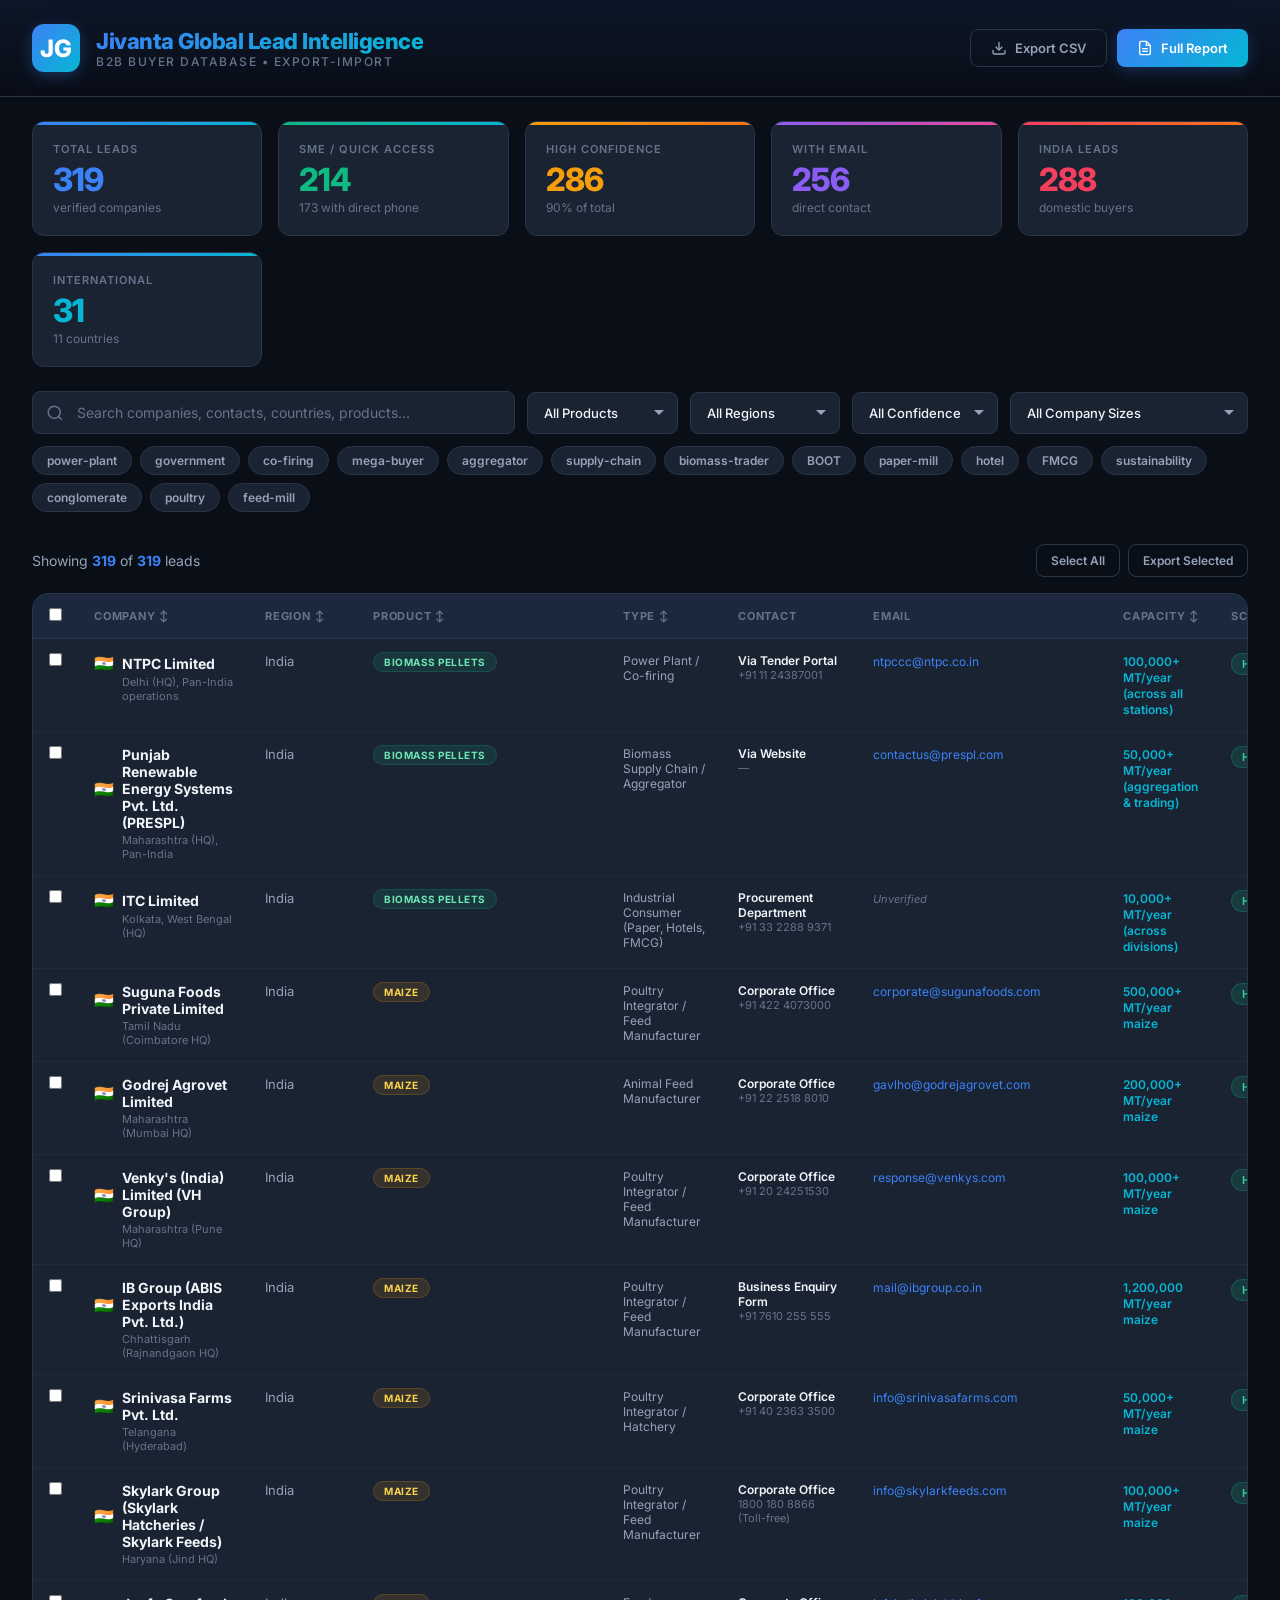
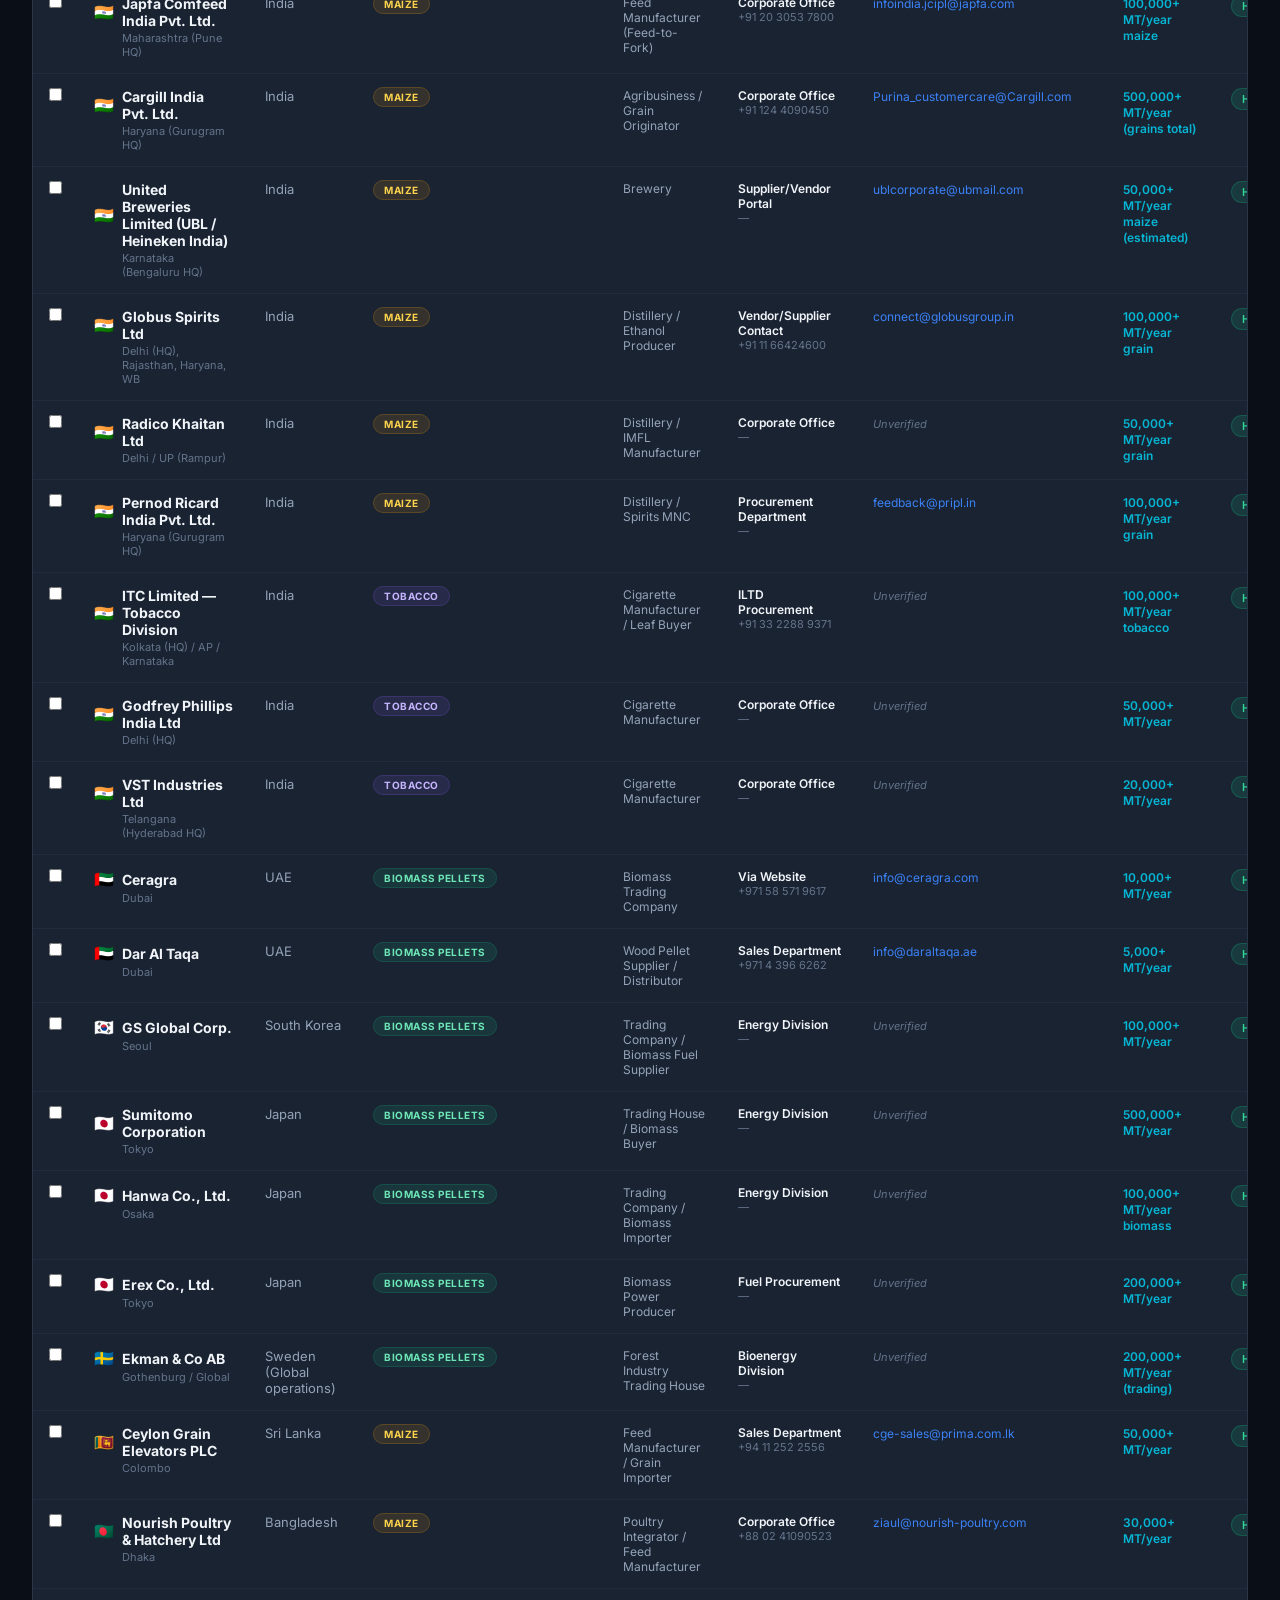
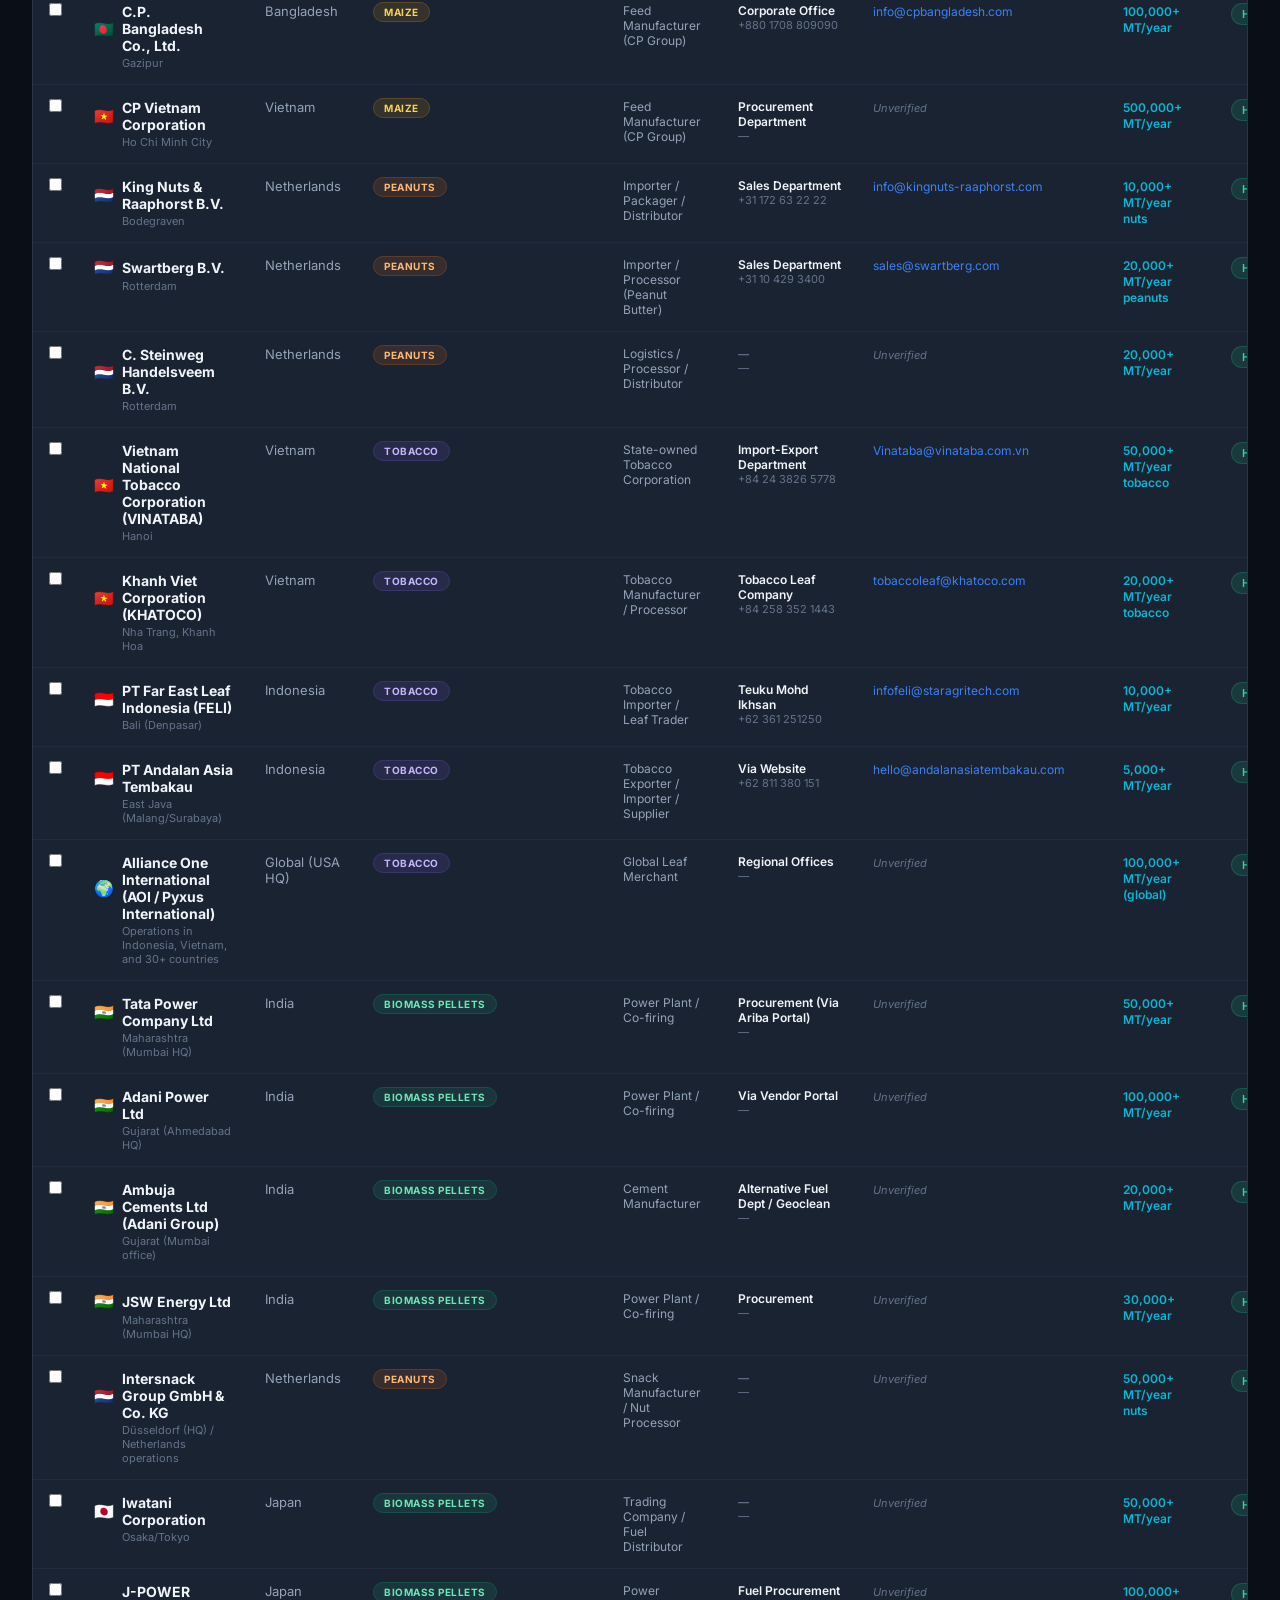
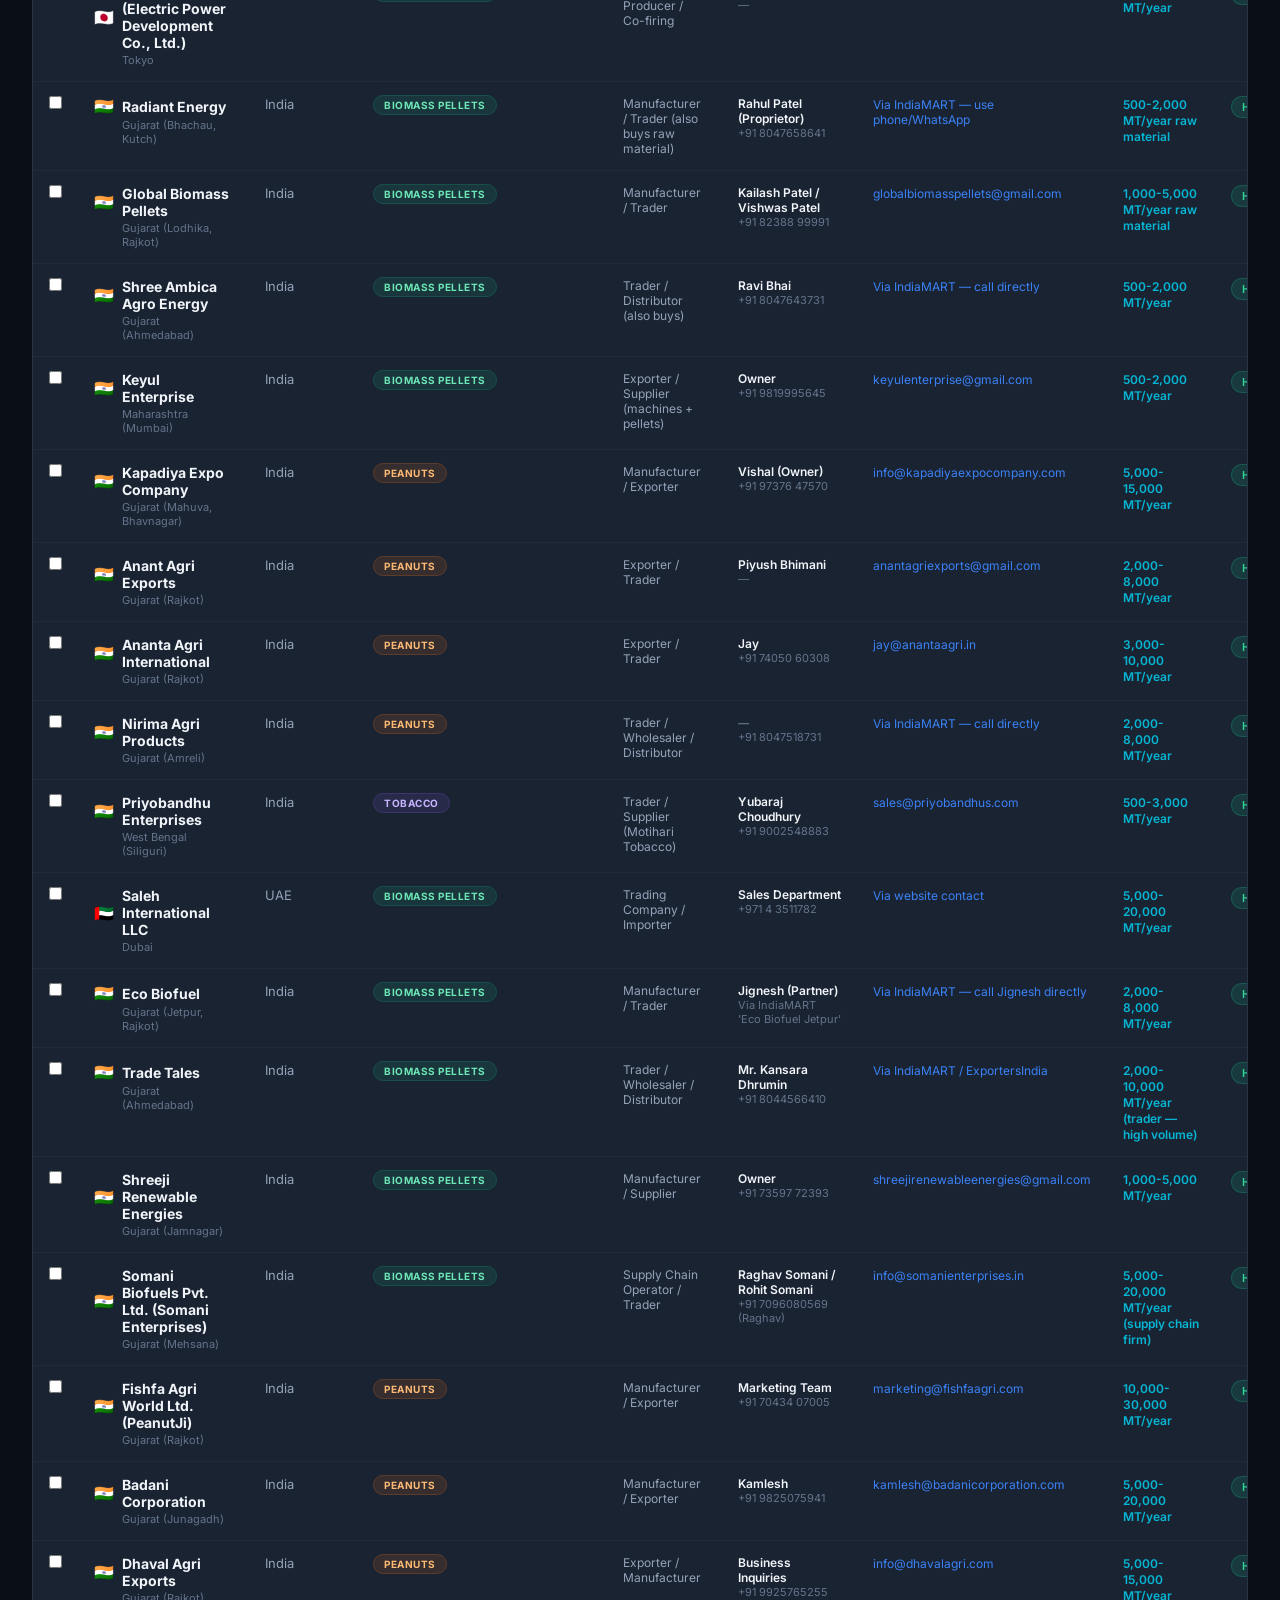
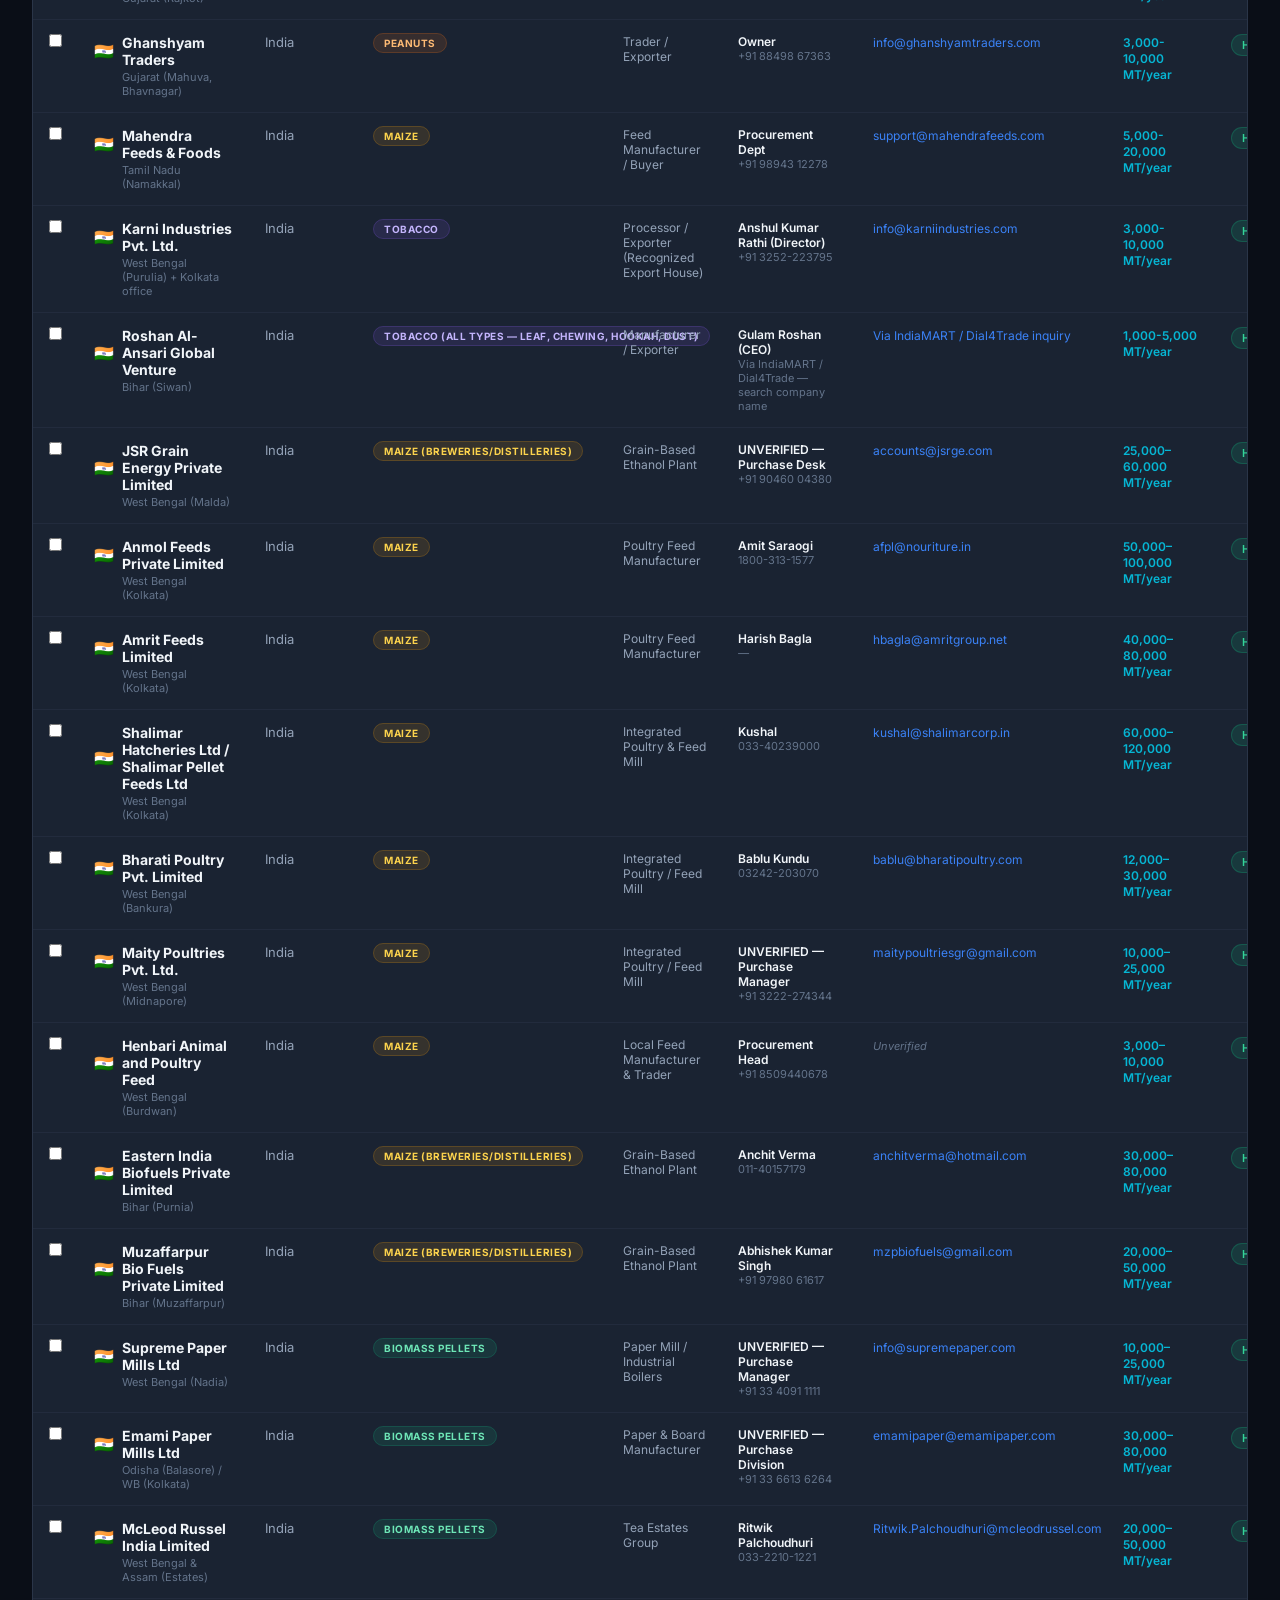
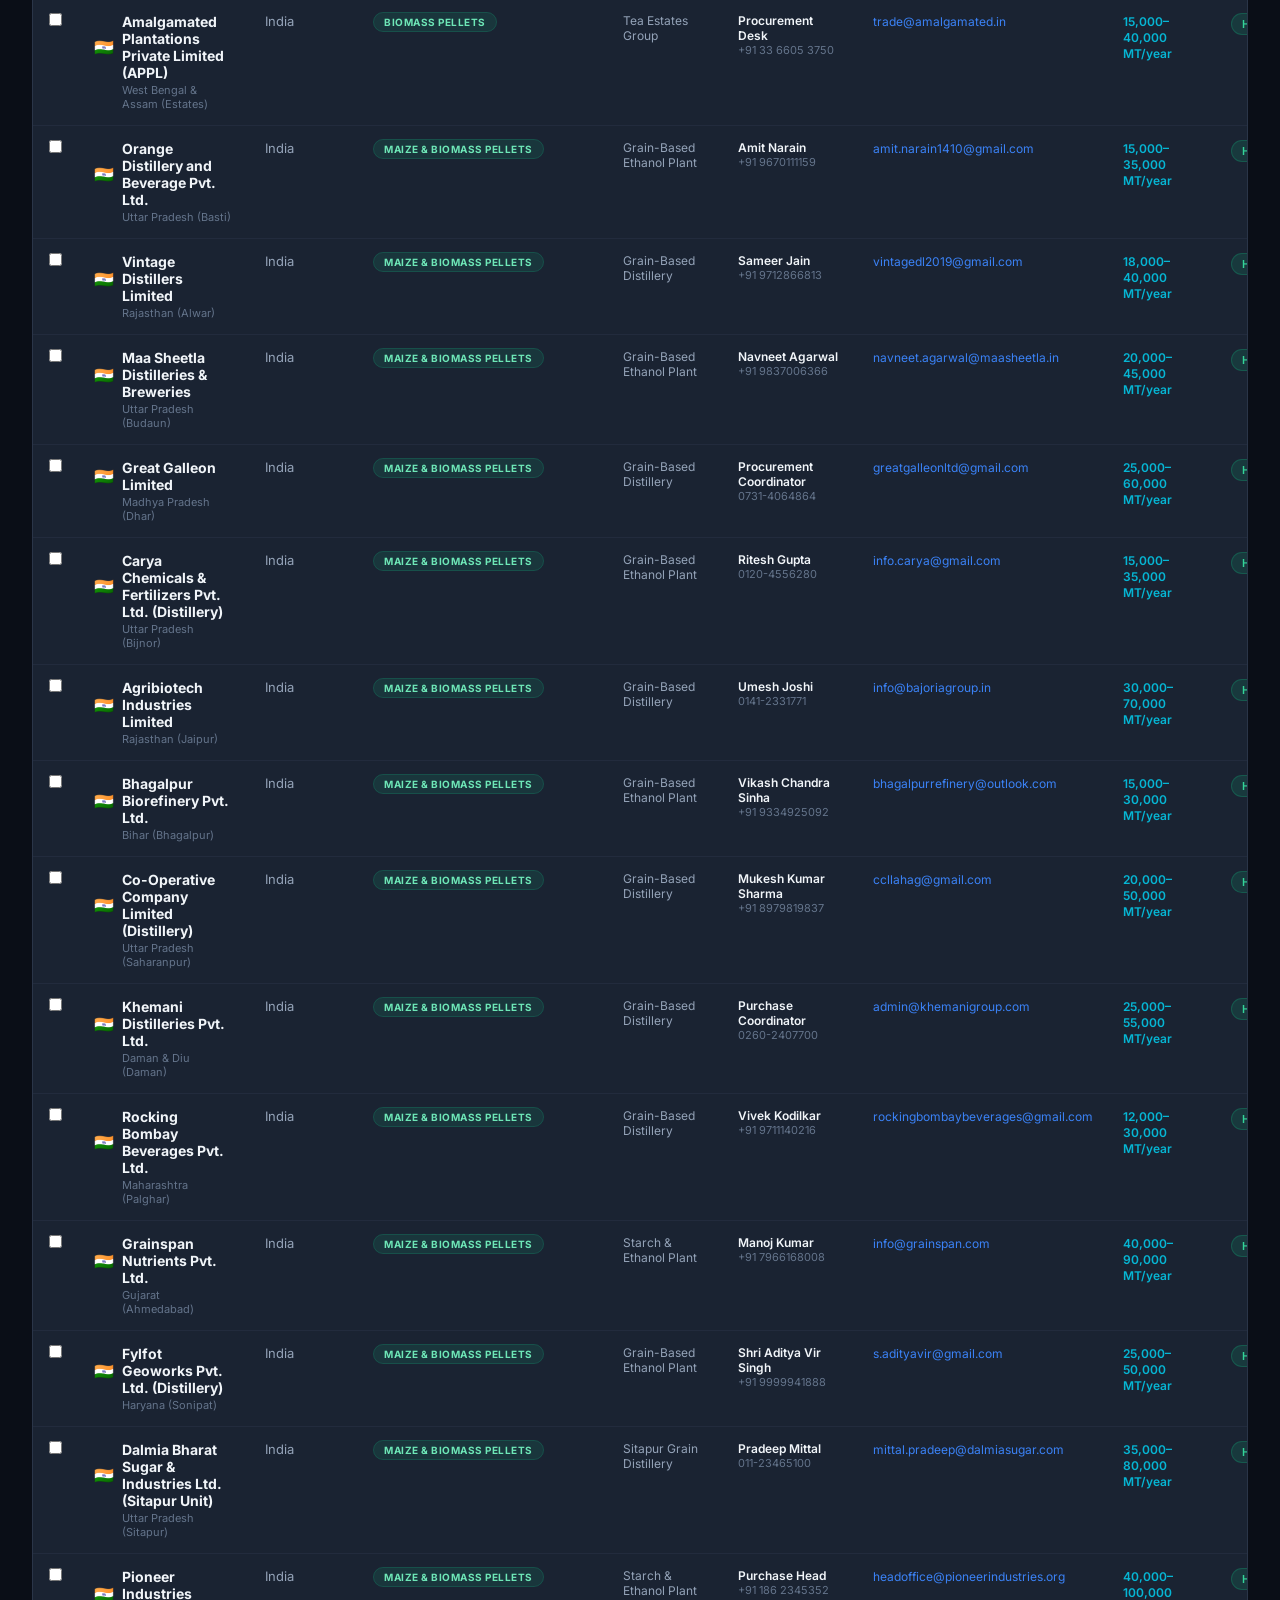
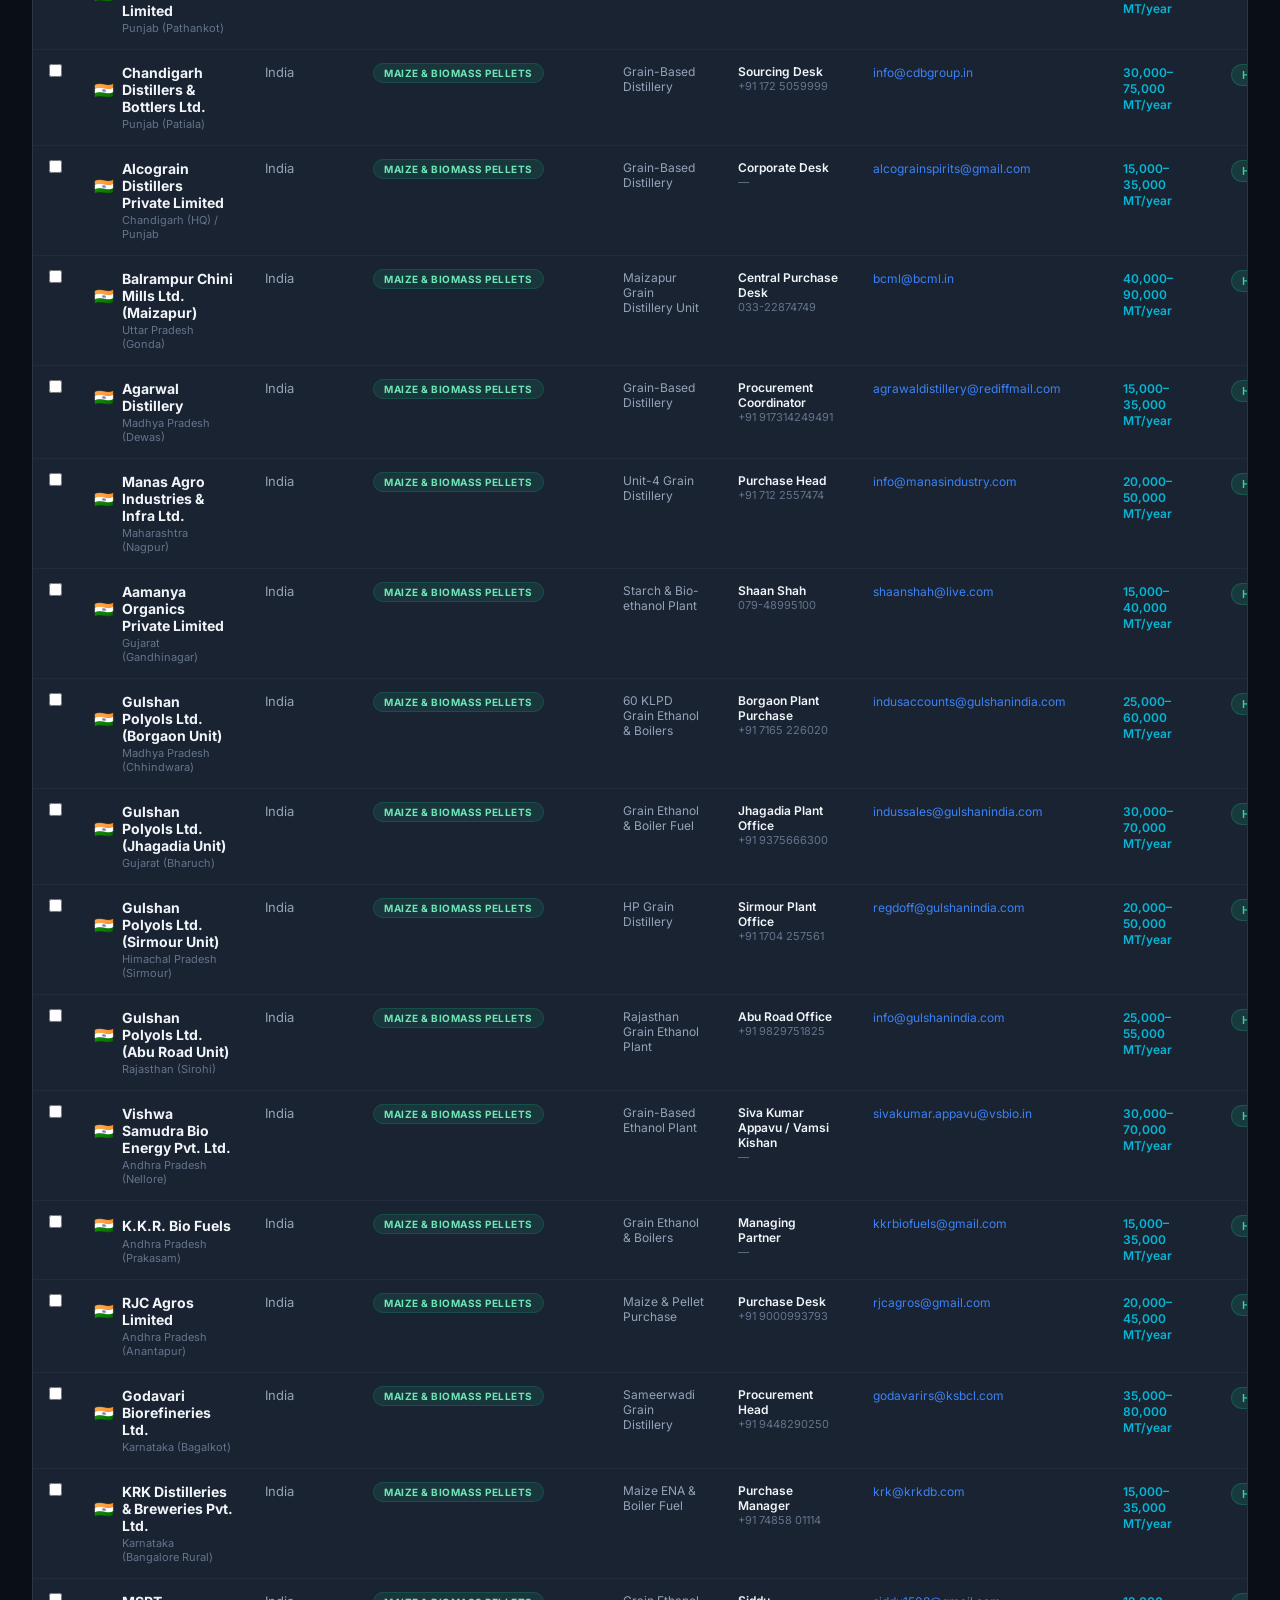
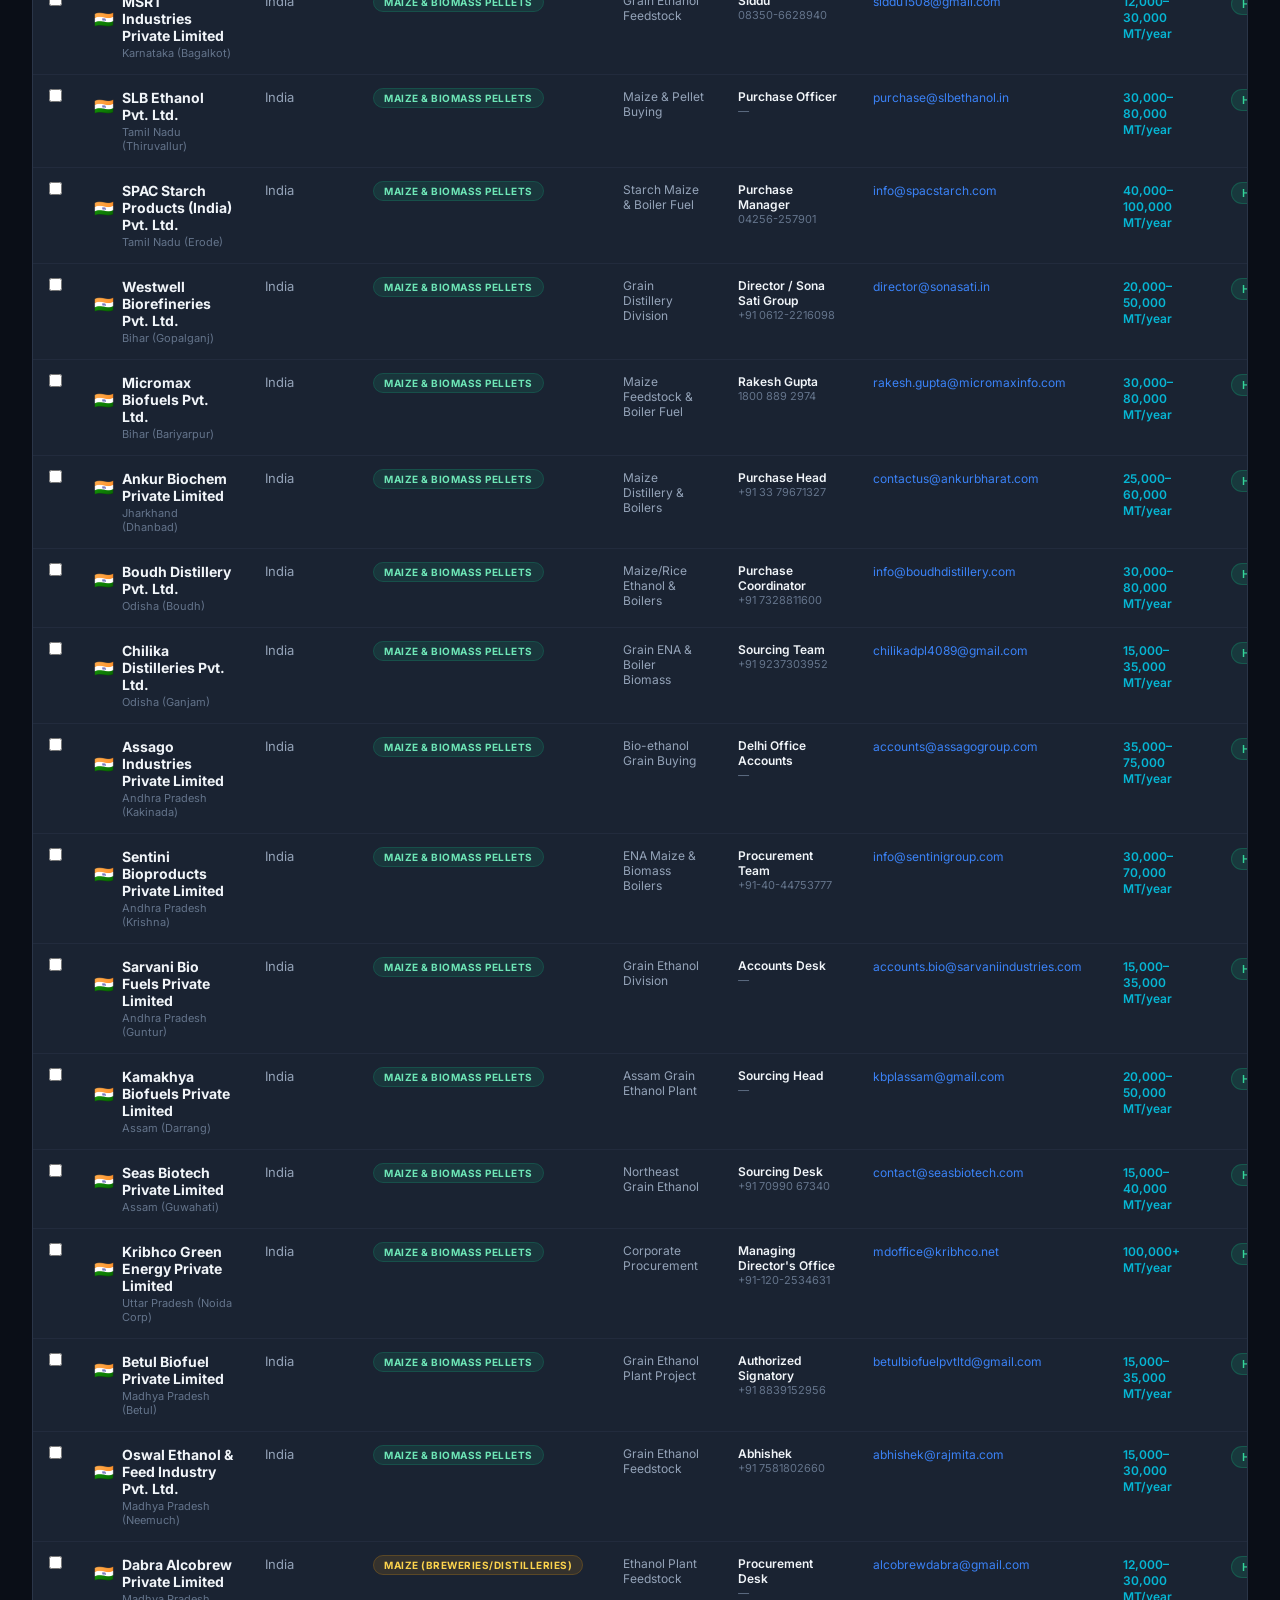
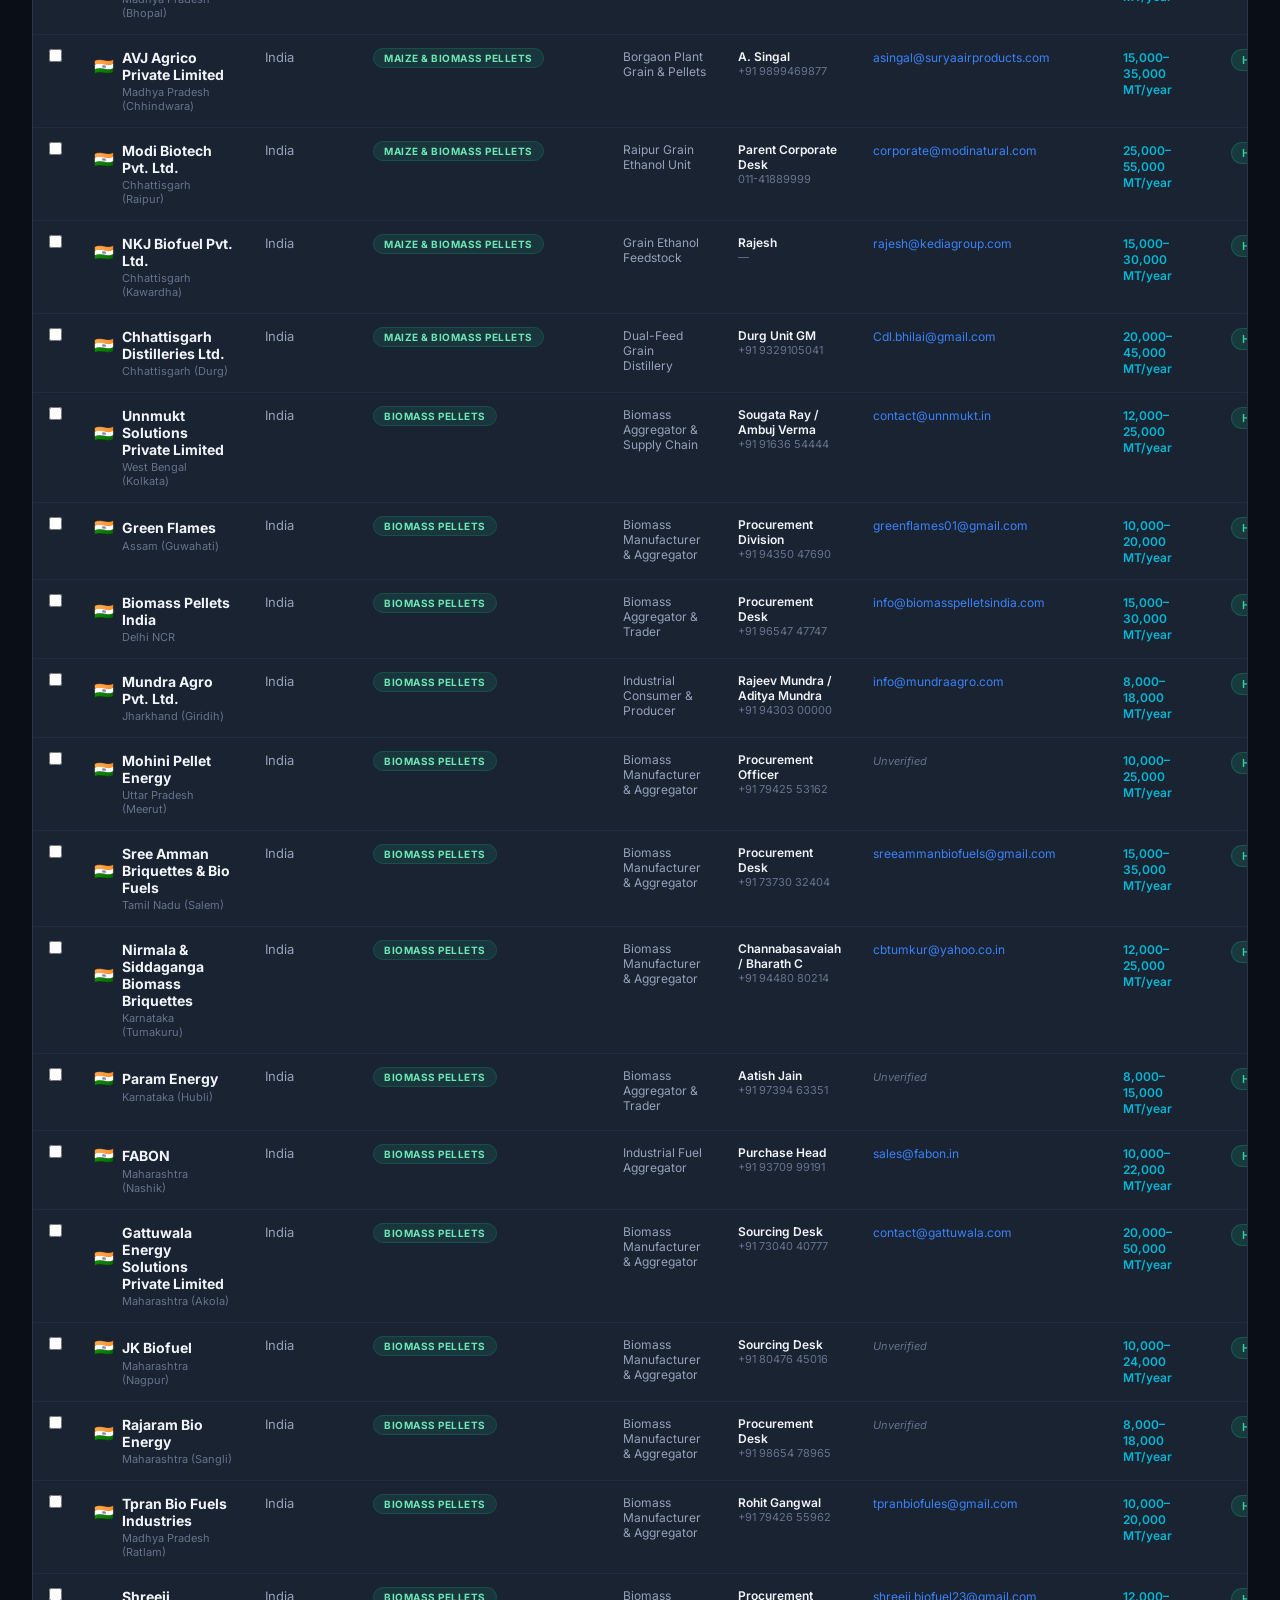
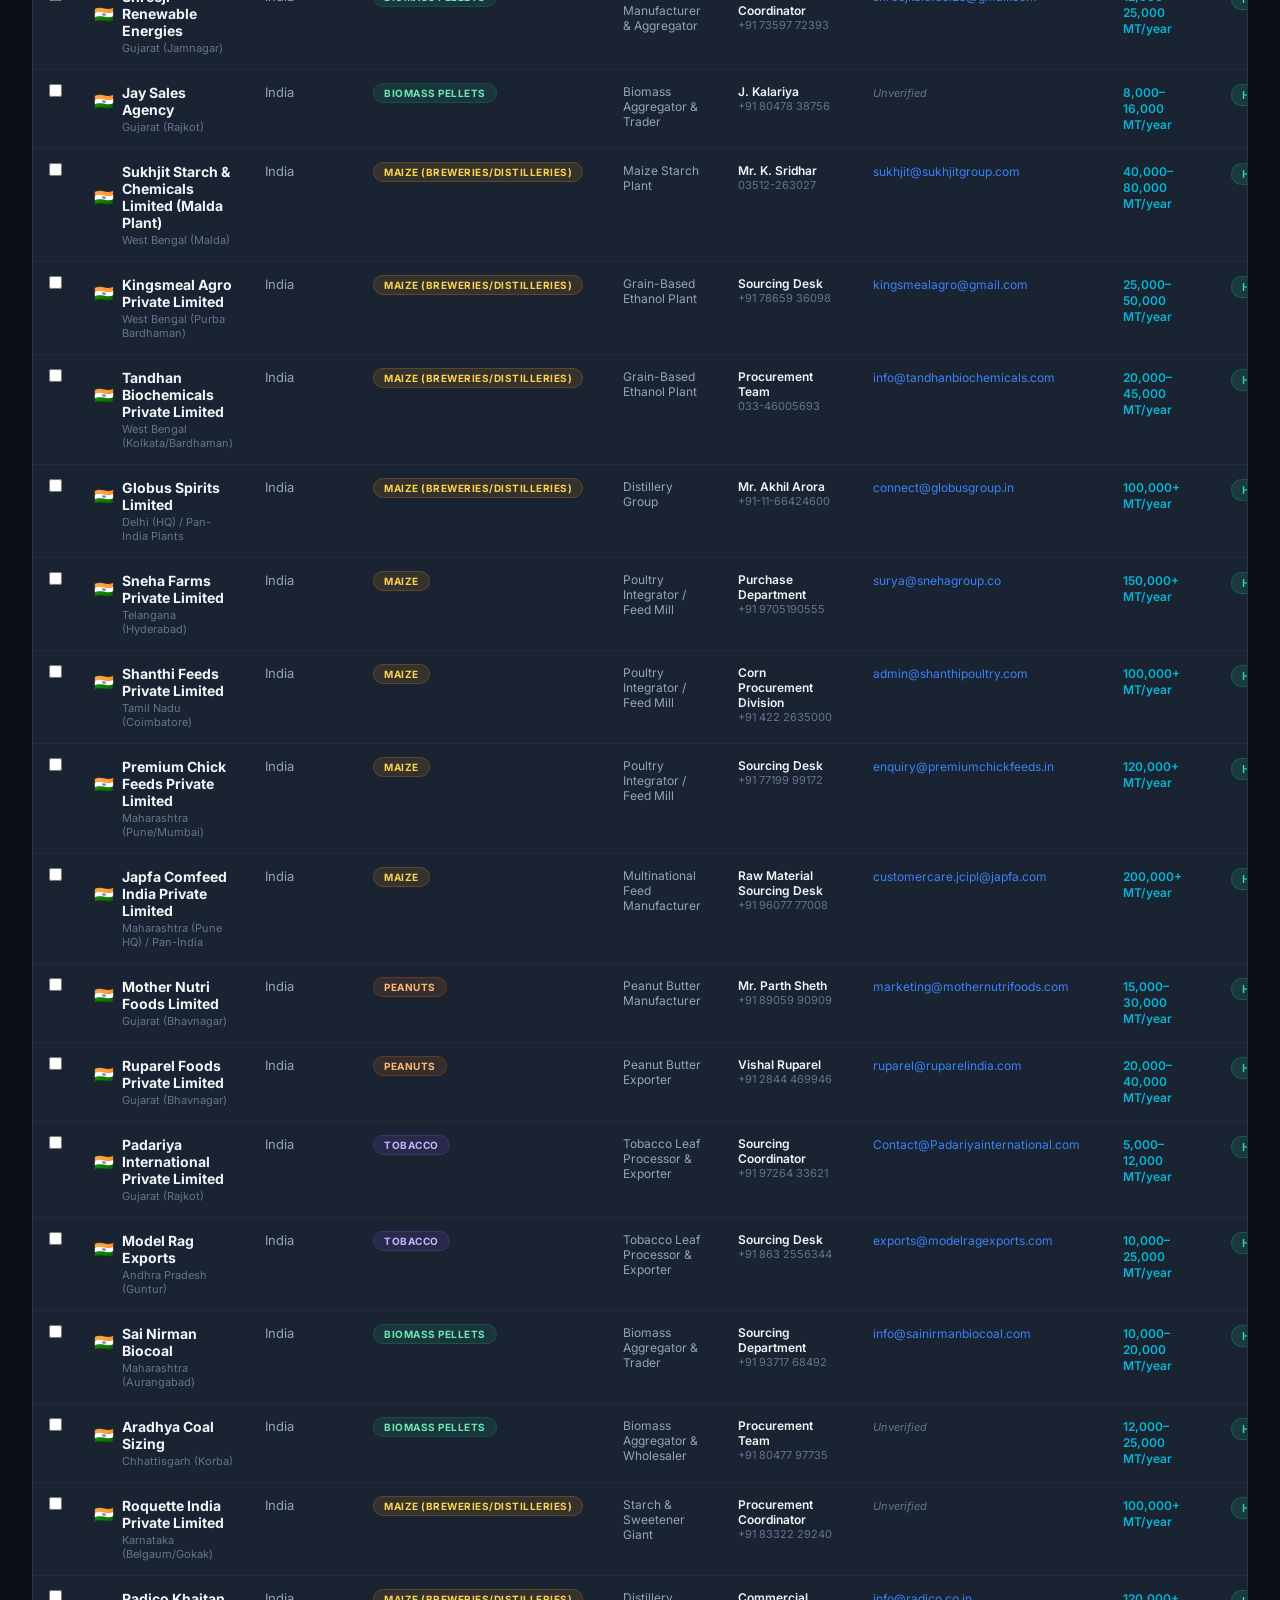
<file: legacy/index.html>
<!DOCTYPE html>
<html lang="en">
<head>
  <meta charset="UTF-8">
  <meta name="viewport" content="width=device-width, initial-scale=1.0">
  <title>Jivanta Global — B2B Lead Intelligence Dashboard</title>
  <meta name="description" content="B2B Lead Generation Database for Jivanta Global Pvt Ltd — Biomass Pellets, Peanuts, Maize, Tobacco">
  <link href="https://fonts.googleapis.com/css2?family=Inter:wght@300;400;500;600;700;800;900&display=swap" rel="stylesheet">
  <style>
    *, *::before, *::after { box-sizing: border-box; margin: 0; padding: 0; }

    :root {
      --bg-primary: #0a0e17;
      --bg-secondary: #111827;
      --bg-card: #1a2332;
      --bg-card-hover: #1f2b3d;
      --border: #2a3548;
      --border-glow: #3b82f6;
      --text-primary: #f1f5f9;
      --text-secondary: #94a3b8;
      --text-muted: #64748b;
      --accent-blue: #3b82f6;
      --accent-cyan: #06b6d4;
      --accent-emerald: #10b981;
      --accent-amber: #f59e0b;
      --accent-rose: #f43f5e;
      --accent-violet: #8b5cf6;
      --accent-orange: #f97316;
      --gradient-1: linear-gradient(135deg, #3b82f6, #06b6d4);
      --gradient-2: linear-gradient(135deg, #10b981, #06b6d4);
      --gradient-3: linear-gradient(135deg, #f59e0b, #f97316);
      --gradient-4: linear-gradient(135deg, #8b5cf6, #ec4899);
      --gradient-5: linear-gradient(135deg, #f43f5e, #f97316);
      --shadow-glow: 0 0 30px rgba(59, 130, 246, 0.1);
      --radius: 12px;
      --radius-sm: 8px;
      --radius-lg: 16px;
    }

    body {
      font-family: 'Inter', -apple-system, BlinkMacSystemFont, sans-serif;
      background: var(--bg-primary);
      color: var(--text-primary);
      min-height: 100vh;
      overflow-x: hidden;
    }

    /* === HEADER === */
    .header {
      background: linear-gradient(180deg, rgba(59,130,246,0.08) 0%, transparent 100%);
      border-bottom: 1px solid var(--border);
      padding: 24px 32px;
      position: sticky;
      top: 0;
      z-index: 100;
      backdrop-filter: blur(20px);
      -webkit-backdrop-filter: blur(20px);
    }
    .header-inner {
      max-width: 1600px;
      margin: 0 auto;
      display: flex;
      align-items: center;
      justify-content: space-between;
      gap: 24px;
      flex-wrap: wrap;
    }
    .brand {
      display: flex;
      align-items: center;
      gap: 16px;
    }
    .brand-icon {
      width: 48px;
      height: 48px;
      background: var(--gradient-1);
      border-radius: var(--radius);
      display: flex;
      align-items: center;
      justify-content: center;
      font-size: 24px;
      font-weight: 800;
      color: white;
      box-shadow: 0 4px 15px rgba(59,130,246,0.3);
    }
    .brand h1 {
      font-size: 22px;
      font-weight: 800;
      letter-spacing: -0.5px;
      background: var(--gradient-1);
      -webkit-background-clip: text;
      -webkit-text-fill-color: transparent;
      background-clip: text;
    }
    .brand p {
      font-size: 12px;
      color: var(--text-muted);
      font-weight: 500;
      letter-spacing: 1.5px;
      text-transform: uppercase;
    }
    .header-actions {
      display: flex;
      gap: 10px;
      flex-wrap: wrap;
    }
    .btn {
      padding: 10px 20px;
      border-radius: var(--radius-sm);
      border: none;
      font-family: inherit;
      font-weight: 600;
      font-size: 13px;
      cursor: pointer;
      transition: all 0.2s ease;
      display: flex;
      align-items: center;
      gap: 8px;
    }
    .btn-primary {
      background: var(--gradient-1);
      color: white;
      box-shadow: 0 4px 15px rgba(59,130,246,0.25);
    }
    .btn-primary:hover {
      transform: translateY(-1px);
      box-shadow: 0 6px 20px rgba(59,130,246,0.35);
    }
    .btn-outline {
      background: transparent;
      color: var(--text-secondary);
      border: 1px solid var(--border);
    }
    .btn-outline:hover {
      border-color: var(--accent-blue);
      color: var(--accent-blue);
      background: rgba(59,130,246,0.05);
    }

    /* === STATS BAR === */
    .stats-bar {
      max-width: 1600px;
      margin: 24px auto;
      padding: 0 32px;
      display: grid;
      grid-template-columns: repeat(auto-fit, minmax(200px, 1fr));
      gap: 16px;
    }
    .stat-card {
      background: var(--bg-card);
      border: 1px solid var(--border);
      border-radius: var(--radius);
      padding: 20px;
      position: relative;
      overflow: hidden;
      transition: all 0.3s ease;
    }
    .stat-card:hover {
      border-color: var(--border-glow);
      transform: translateY(-2px);
      box-shadow: var(--shadow-glow);
    }
    .stat-card::before {
      content: '';
      position: absolute;
      top: 0;
      left: 0;
      right: 0;
      height: 3px;
    }
    .stat-card:nth-child(1)::before { background: var(--gradient-1); }
    .stat-card:nth-child(2)::before { background: var(--gradient-2); }
    .stat-card:nth-child(3)::before { background: var(--gradient-3); }
    .stat-card:nth-child(4)::before { background: var(--gradient-4); }
    .stat-card:nth-child(5)::before { background: var(--gradient-5); }
    .stat-card:nth-child(6)::before { background: var(--gradient-1); }
    .stat-label {
      font-size: 11px;
      font-weight: 600;
      color: var(--text-muted);
      text-transform: uppercase;
      letter-spacing: 1px;
      margin-bottom: 8px;
    }
    .stat-value {
      font-size: 32px;
      font-weight: 800;
      letter-spacing: -1px;
      line-height: 1;
    }
    .stat-card:nth-child(1) .stat-value { color: var(--accent-blue); }
    .stat-card:nth-child(2) .stat-value { color: var(--accent-emerald); }
    .stat-card:nth-child(3) .stat-value { color: var(--accent-amber); }
    .stat-card:nth-child(4) .stat-value { color: var(--accent-violet); }
    .stat-card:nth-child(5) .stat-value { color: var(--accent-rose); }
    .stat-card:nth-child(6) .stat-value { color: var(--accent-cyan); }
    .stat-sub {
      font-size: 12px;
      color: var(--text-muted);
      margin-top: 4px;
    }

    /* === FILTERS === */
    .filters-section {
      max-width: 1600px;
      margin: 0 auto;
      padding: 0 32px 16px;
    }
    .filters-row {
      display: flex;
      gap: 12px;
      flex-wrap: wrap;
      align-items: center;
    }
    .search-box {
      flex: 1;
      min-width: 280px;
      position: relative;
    }
    .search-box input {
      width: 100%;
      padding: 12px 16px 12px 44px;
      background: var(--bg-card);
      border: 1px solid var(--border);
      border-radius: var(--radius-sm);
      color: var(--text-primary);
      font-family: inherit;
      font-size: 14px;
      outline: none;
      transition: all 0.2s ease;
    }
    .search-box input:focus {
      border-color: var(--accent-blue);
      box-shadow: 0 0 0 3px rgba(59,130,246,0.15);
    }
    .search-box input::placeholder {
      color: var(--text-muted);
    }
    .search-box svg {
      position: absolute;
      left: 14px;
      top: 50%;
      transform: translateY(-50%);
      color: var(--text-muted);
    }
    .filter-select {
      padding: 12px 36px 12px 16px;
      background: var(--bg-card);
      border: 1px solid var(--border);
      border-radius: var(--radius-sm);
      color: var(--text-primary);
      font-family: inherit;
      font-size: 13px;
      font-weight: 500;
      outline: none;
      cursor: pointer;
      appearance: none;
      background-image: url("data:image/svg+xml,%3Csvg xmlns='http://www.w3.org/2000/svg' width='12' height='12' viewBox='0 0 12 12'%3E%3Cpath fill='%2394a3b8' d='M6 8L1 3h10z'/%3E%3C/svg%3E");
      background-repeat: no-repeat;
      background-position: right 12px center;
      transition: border-color 0.2s;
    }
    .filter-select:focus {
      border-color: var(--accent-blue);
    }
    .filter-pills {
      display: flex;
      gap: 8px;
      flex-wrap: wrap;
      margin-top: 12px;
    }
    .pill {
      padding: 6px 14px;
      border-radius: 20px;
      font-size: 12px;
      font-weight: 600;
      cursor: pointer;
      border: 1px solid var(--border);
      background: var(--bg-card);
      color: var(--text-secondary);
      transition: all 0.2s ease;
    }
    .pill:hover, .pill.active {
      border-color: var(--accent-blue);
      color: var(--accent-blue);
      background: rgba(59,130,246,0.1);
    }
    .pill.active {
      background: rgba(59,130,246,0.15);
    }

    /* === TABLE === */
    .table-section {
      max-width: 1600px;
      margin: 0 auto;
      padding: 16px 32px 48px;
    }
    .table-header {
      display: flex;
      justify-content: space-between;
      align-items: center;
      margin-bottom: 16px;
      flex-wrap: wrap;
      gap: 12px;
    }
    .results-count {
      font-size: 14px;
      color: var(--text-secondary);
    }
    .results-count strong {
      color: var(--accent-blue);
    }
    .table-wrapper {
      border: 1px solid var(--border);
      border-radius: var(--radius-lg);
      overflow: hidden;
      background: var(--bg-card);
    }
    .table-scroll {
      overflow-x: auto;
    }
    table {
      width: 100%;
      border-collapse: collapse;
      min-width: 1200px;
    }
    thead {
      background: rgba(59,130,246,0.06);
      position: sticky;
      top: 0;
      z-index: 10;
    }
    th {
      padding: 14px 16px;
      text-align: left;
      font-size: 11px;
      font-weight: 700;
      text-transform: uppercase;
      letter-spacing: 0.8px;
      color: var(--text-muted);
      border-bottom: 1px solid var(--border);
      white-space: nowrap;
      cursor: pointer;
      user-select: none;
      transition: color 0.2s;
    }
    th:hover {
      color: var(--accent-blue);
    }
    th.sorted {
      color: var(--accent-blue);
    }
    tbody tr {
      border-bottom: 1px solid rgba(42,53,72,0.5);
      transition: background 0.15s ease;
      cursor: pointer;
    }
    tbody tr:hover {
      background: rgba(59,130,246,0.04);
    }
    tbody tr:last-child {
      border-bottom: none;
    }
    td {
      padding: 14px 16px;
      font-size: 13px;
      color: var(--text-secondary);
      vertical-align: top;
      max-width: 250px;
    }
    .company-name {
      font-weight: 700;
      color: var(--text-primary);
      font-size: 14px;
      display: flex;
      align-items: center;
      gap: 8px;
    }
    .country-flag {
      font-size: 16px;
      flex-shrink: 0;
    }
    .badge {
      display: inline-flex;
      align-items: center;
      padding: 3px 10px;
      border-radius: 12px;
      font-size: 11px;
      font-weight: 600;
      letter-spacing: 0.3px;
    }
    .badge-high {
      background: rgba(16,185,129,0.15);
      color: #34d399;
      border: 1px solid rgba(16,185,129,0.25);
    }
    .badge-medium {
      background: rgba(245,158,11,0.15);
      color: #fbbf24;
      border: 1px solid rgba(245,158,11,0.25);
    }
    .badge-low {
      background: rgba(244,63,94,0.15);
      color: #fb7185;
      border: 1px solid rgba(244,63,94,0.25);
    }
    .product-badge {
      padding: 3px 10px;
      border-radius: 12px;
      font-size: 10px;
      font-weight: 700;
      text-transform: uppercase;
      letter-spacing: 0.5px;
      white-space: nowrap;
    }
    .product-biomass { background: rgba(16,185,129,0.12); color: #6ee7b7; border: 1px solid rgba(16,185,129,0.2); }
    .product-maize { background: rgba(245,158,11,0.12); color: #fcd34d; border: 1px solid rgba(245,158,11,0.2); }
    .product-peanuts { background: rgba(249,115,22,0.12); color: #fdba74; border: 1px solid rgba(249,115,22,0.2); }
    .product-tobacco { background: rgba(139,92,246,0.12); color: #c4b5fd; border: 1px solid rgba(139,92,246,0.2); }
    .contact-link {
      color: var(--accent-blue);
      text-decoration: none;
      font-size: 12px;
      display: inline-flex;
      align-items: center;
      gap: 4px;
      transition: opacity 0.2s;
    }
    .contact-link:hover {
      opacity: 0.8;
      text-decoration: underline;
    }
    .unverified {
      color: var(--text-muted);
      font-style: italic;
      font-size: 11px;
    }
    .capacity {
      font-weight: 600;
      color: var(--accent-cyan);
      font-size: 12px;
    }
    .tags-cell {
      display: flex;
      flex-wrap: wrap;
      gap: 4px;
    }
    .tag {
      font-size: 10px;
      padding: 2px 7px;
      border-radius: 4px;
      background: rgba(148,163,184,0.1);
      color: var(--text-muted);
      font-weight: 500;
    }

    /* === DETAIL MODAL === */
    .modal-overlay {
      display: none;
      position: fixed;
      inset: 0;
      background: rgba(0,0,0,0.7);
      backdrop-filter: blur(8px);
      z-index: 200;
      align-items: center;
      justify-content: center;
      padding: 24px;
    }
    .modal-overlay.active {
      display: flex;
    }
    .modal {
      background: var(--bg-secondary);
      border: 1px solid var(--border);
      border-radius: var(--radius-lg);
      max-width: 720px;
      width: 100%;
      max-height: 85vh;
      overflow-y: auto;
      box-shadow: 0 25px 50px rgba(0,0,0,0.5);
      animation: modalIn 0.25s ease;
    }
    @keyframes modalIn {
      from { opacity: 0; transform: translateY(20px) scale(0.97); }
      to { opacity: 1; transform: translateY(0) scale(1); }
    }
    .modal-header {
      padding: 24px 28px;
      border-bottom: 1px solid var(--border);
      display: flex;
      justify-content: space-between;
      align-items: flex-start;
      gap: 16px;
      position: sticky;
      top: 0;
      background: var(--bg-secondary);
      z-index: 10;
    }
    .modal-header h2 {
      font-size: 20px;
      font-weight: 700;
    }
    .modal-close {
      background: none;
      border: 1px solid var(--border);
      color: var(--text-secondary);
      font-size: 18px;
      cursor: pointer;
      border-radius: 8px;
      width: 36px;
      height: 36px;
      display: flex;
      align-items: center;
      justify-content: center;
      transition: all 0.2s;
      flex-shrink: 0;
    }
    .modal-close:hover {
      background: rgba(244,63,94,0.1);
      border-color: var(--accent-rose);
      color: var(--accent-rose);
    }
    .modal-body {
      padding: 24px 28px;
    }
    .detail-grid {
      display: grid;
      grid-template-columns: 1fr 1fr;
      gap: 16px;
    }
    .detail-item {
      padding: 12px 16px;
      background: var(--bg-card);
      border-radius: var(--radius-sm);
      border: 1px solid var(--border);
    }
    .detail-item.full {
      grid-column: 1 / -1;
    }
    .detail-label {
      font-size: 10px;
      font-weight: 700;
      text-transform: uppercase;
      letter-spacing: 1px;
      color: var(--text-muted);
      margin-bottom: 4px;
    }
    .detail-value {
      font-size: 14px;
      color: var(--text-primary);
      word-break: break-word;
    }
    .detail-value a {
      color: var(--accent-blue);
      text-decoration: none;
    }
    .detail-value a:hover {
      text-decoration: underline;
    }
    .outreach-section {
      margin-top: 20px;
      padding: 20px;
      background: rgba(59,130,246,0.05);
      border: 1px solid rgba(59,130,246,0.15);
      border-radius: var(--radius);
    }
    .outreach-section h3 {
      font-size: 14px;
      font-weight: 700;
      margin-bottom: 12px;
      color: var(--accent-blue);
    }
    .outreach-text {
      font-size: 13px;
      line-height: 1.6;
      color: var(--text-secondary);
      background: var(--bg-card);
      padding: 14px;
      border-radius: var(--radius-sm);
      border: 1px solid var(--border);
      white-space: pre-wrap;
      position: relative;
    }
    .copy-btn {
      position: absolute;
      top: 8px;
      right: 8px;
      background: var(--bg-secondary);
      border: 1px solid var(--border);
      color: var(--text-muted);
      padding: 4px 10px;
      border-radius: 6px;
      font-size: 11px;
      cursor: pointer;
      font-family: inherit;
      font-weight: 600;
      transition: all 0.2s;
    }
    .copy-btn:hover {
      border-color: var(--accent-blue);
      color: var(--accent-blue);
    }

    /* === RESPONSIVE === */
    @media (max-width: 768px) {
      .header { padding: 16px; }
      .stats-bar, .filters-section, .table-section { padding-left: 16px; padding-right: 16px; }
      .stats-bar { grid-template-columns: repeat(2, 1fr); }
      .detail-grid { grid-template-columns: 1fr; }
      .brand h1 { font-size: 18px; }
      .stat-value { font-size: 24px; }
    }

    /* === SCROLLBAR === */
    ::-webkit-scrollbar { width: 6px; height: 6px; }
    ::-webkit-scrollbar-track { background: transparent; }
    ::-webkit-scrollbar-thumb { background: var(--border); border-radius: 3px; }
    ::-webkit-scrollbar-thumb:hover { background: var(--text-muted); }

    /* === PAGINATION === */
    .pagination {
      display: flex;
      justify-content: center;
      align-items: center;
      gap: 8px;
      padding: 20px;
      border-top: 1px solid var(--border);
    }
    .page-btn {
      padding: 8px 14px;
      border-radius: var(--radius-sm);
      border: 1px solid var(--border);
      background: transparent;
      color: var(--text-secondary);
      font-family: inherit;
      font-size: 13px;
      font-weight: 600;
      cursor: pointer;
      transition: all 0.2s;
    }
    .page-btn:hover, .page-btn.active {
      border-color: var(--accent-blue);
      color: var(--accent-blue);
      background: rgba(59,130,246,0.08);
    }
    .page-btn.active {
      background: rgba(59,130,246,0.15);
    }
    .page-btn:disabled {
      opacity: 0.4;
      cursor: not-allowed;
    }
    .page-info {
      font-size: 13px;
      color: var(--text-muted);
      padding: 0 12px;
    }
  </style>
</head>
<body>
  <!-- HEADER -->
  <header class="header">
    <div class="header-inner">
      <div class="brand">
        <div class="brand-icon">JG</div>
        <div>
          <h1>Jivanta Global Lead Intelligence</h1>
          <p>B2B Buyer Database • Export-Import</p>
        </div>
      </div>
      <div class="header-actions">
        <button class="btn btn-outline" onclick="exportCSV()">
          <svg width="16" height="16" viewBox="0 0 24 24" fill="none" stroke="currentColor" stroke-width="2"><path d="M21 15v4a2 2 0 0 1-2 2H5a2 2 0 0 1-2-2v-4"/><polyline points="7 10 12 15 17 10"/><line x1="12" y1="15" x2="12" y2="3"/></svg>
          Export CSV
        </button>
        <button class="btn btn-primary" onclick="exportCSV()">
          <svg width="16" height="16" viewBox="0 0 24 24" fill="none" stroke="currentColor" stroke-width="2"><path d="M14 2H6a2 2 0 0 0-2 2v16a2 2 0 0 0 2 2h12a2 2 0 0 0 2-2V8z"/><polyline points="14 2 14 8 20 8"/><line x1="16" y1="13" x2="8" y2="13"/><line x1="16" y1="17" x2="8" y2="17"/></svg>
          Full Report
        </button>
      </div>
    </div>
  </header>

  <!-- STATS -->
  <div class="stats-bar" id="statsBar"></div>

  <!-- FILTERS -->
  <div class="filters-section">
    <div class="filters-row">
      <div class="search-box">
        <svg width="18" height="18" viewBox="0 0 24 24" fill="none" stroke="currentColor" stroke-width="2"><circle cx="11" cy="11" r="8"/><line x1="21" y1="21" x2="16.65" y2="16.65"/></svg>
        <input type="text" id="searchInput" placeholder="Search companies, contacts, countries, products..." oninput="applyFilters()">
      </div>
      <select class="filter-select" id="filterProduct" onchange="applyFilters()">
        <option value="">All Products</option>
        <option value="Biomass Pellets">Biomass Pellets</option>
        <option value="Maize">Maize (All)</option>
        <option value="Peanuts">Peanuts</option>
        <option value="Tobacco">Tobacco</option>
      </select>
      <select class="filter-select" id="filterCountry" onchange="applyFilters()">
        <option value="">All Regions</option>
        <option value="India">🇮🇳 India</option>
        <option value="International">🌍 International</option>
      </select>
      <select class="filter-select" id="filterConfidence" onchange="applyFilters()">
        <option value="">All Confidence</option>
        <option value="High">✅ High</option>
        <option value="Medium">⚡ Medium</option>
        <option value="Low">⚠️ Low</option>
      </select>
      <select class="filter-select" id="filterSize" onchange="applyFilters()">
        <option value="">All Company Sizes</option>
        <option value="SME">⚡ SME Only (Quick Connect)</option>
        <option value="Enterprise">🏢 Enterprise Only</option>
      </select>
    </div>
    <div class="filter-pills" id="filterPills"></div>
  </div>

  <!-- TABLE -->
  <div class="table-section">
    <div class="table-header">
      <div class="results-count" id="resultsCount">Loading...</div>
      <div style="display:flex;gap:8px;">
        <button class="btn btn-outline" onclick="selectAll()" style="padding:8px 14px;font-size:12px;">Select All</button>
        <button class="btn btn-outline" onclick="exportSelected()" style="padding:8px 14px;font-size:12px;">Export Selected</button>
      </div>
    </div>
    <div class="table-wrapper">
      <div class="table-scroll">
        <table>
          <thead>
            <tr>
              <th style="width:30px"><input type="checkbox" id="checkAll" onchange="toggleAll(this)"></th>
              <th onclick="sortBy('companyName')">Company ↕</th>
              <th onclick="sortBy('country')">Region ↕</th>
              <th onclick="sortBy('productInterest')">Product ↕</th>
              <th onclick="sortBy('buyerType')">Type ↕</th>
              <th>Contact</th>
              <th>Email</th>
              <th onclick="sortBy('estimatedBuyingCapacity')">Capacity ↕</th>
              <th onclick="sortBy('confidenceScore')">Score ↕</th>
              <th>Actions</th>
            </tr>
          </thead>
          <tbody id="leadsTable"></tbody>
        </table>
      </div>
    </div>
  </div>

  <!-- DETAIL MODAL -->
  <div class="modal-overlay" id="modalOverlay" onclick="if(event.target===this)closeModal()">
    <div class="modal">
      <div class="modal-header">
        <h2 id="modalTitle">Company Details</h2>
        <button class="modal-close" onclick="closeModal()">✕</button>
      </div>
      <div class="modal-body" id="modalBody"></div>
    </div>
  </div>

  <script src="leads_data.js"></script>
  <script>
    // State
    let filteredLeads = [...LEADS_DATA.leads];
    let selectedIds = new Set();
    let sortField = 'confidenceScore';
    let sortDir = -1;

    const COUNTRY_FLAGS = {
      'India': '🇮🇳', 'UAE': '🇦🇪', 'South Korea': '🇰🇷', 'Japan': '🇯🇵',
      'Netherlands': '🇳🇱', 'Germany': '🇩🇪', 'Vietnam': '🇻🇳', 'Bangladesh': '🇧🇩',
      'Sri Lanka': '🇱🇰', 'Indonesia': '🇮🇩', 'Sweden': '🇸🇪',
      'Netherlands / Germany': '🇪🇺', 'Global (USA HQ)': '🌍'
    };

    function getProductClass(product) {
      if (product.includes('Biomass')) return 'product-biomass';
      if (product.includes('Maize')) return 'product-maize';
      if (product.includes('Peanut') || product.includes('peanut')) return 'product-peanuts';
      if (product.includes('Tobacco') || product.includes('tobacco')) return 'product-tobacco';
      return '';
    }

    function getFlag(country) {
      for (const [k, v] of Object.entries(COUNTRY_FLAGS)) {
        if (country.includes(k)) return v;
      }
      return '🌐';
    }

    function renderStats() {
      const leads = LEADS_DATA.leads;
      const high = leads.filter(l => l.confidenceScore === 'High').length;
      const smeLeads = leads.filter(l => l.tags.includes('SME')).length;
      const quickConnect = leads.filter(l => l.tags.includes('quick-connect')).length;
      const india = leads.filter(l => l.country === 'India').length;
      const intl = leads.filter(l => l.country !== 'India').length;
      const products = new Set(leads.map(l => {
        if (l.productInterest.includes('Biomass')) return 'Biomass';
        if (l.productInterest.includes('Maize')) return 'Maize';
        if (l.productInterest.includes('Peanut') || l.productInterest.includes('peanut')) return 'Peanuts';
        return 'Tobacco';
      }));
      const withEmail = leads.filter(l => l.email && !l.email.includes('UNVERIFIED') && !l.email.includes('use website') && !l.email.includes('Via ')).length;

      const stats = [
        { label: 'Total Leads', value: leads.length, sub: 'verified companies' },
        { label: 'SME / Quick Access', value: smeLeads, sub: `${quickConnect} with direct phone` },
        { label: 'High Confidence', value: high, sub: `${Math.round(high/leads.length*100)}% of total` },
        { label: 'With Email', value: withEmail, sub: 'direct contact' },
        { label: 'India Leads', value: india, sub: 'domestic buyers' },
        { label: 'International', value: intl, sub: `${new Set(leads.filter(l => l.country !== 'India').map(l => l.country)).size} countries` }
      ];

      document.getElementById('statsBar').innerHTML = stats.map(s => `
        <div class="stat-card">
          <div class="stat-label">${s.label}</div>
          <div class="stat-value">${s.value}</div>
          <div class="stat-sub">${s.sub}</div>
        </div>
      `).join('');
    }

    function applyFilters() {
      const search = document.getElementById('searchInput').value.toLowerCase();
      const product = document.getElementById('filterProduct').value;
      const country = document.getElementById('filterCountry').value;
      const confidence = document.getElementById('filterConfidence').value;
      const size = document.getElementById('filterSize').value;

      filteredLeads = LEADS_DATA.leads.filter(lead => {
        if (search) {
          const searchStr = [lead.companyName, lead.country, lead.state, lead.productInterest, lead.buyerType, lead.contactPerson, lead.email, lead.notes, ...lead.tags].join(' ').toLowerCase();
          if (!searchStr.includes(search)) return false;
        }
        if (product && !lead.productInterest.toLowerCase().includes(product.toLowerCase())) return false;
        if (country === 'India' && lead.country !== 'India') return false;
        if (country === 'International' && lead.country === 'India') return false;
        if (confidence && lead.confidenceScore !== confidence) return false;
        if (size === 'SME' && !lead.tags.includes('SME')) return false;
        if (size === 'Enterprise' && lead.tags.includes('SME')) return false;
        return true;
      });

      sortLeads();
      renderTable();
      updateResultsCount();
      renderFilterPills();
    }

    function sortBy(field) {
      if (sortField === field) sortDir *= -1;
      else { sortField = field; sortDir = 1; }
      sortLeads();
      renderTable();
    }

    function sortLeads() {
      const scoreOrder = { 'High': 3, 'Medium': 2, 'Low': 1 };
      filteredLeads.sort((a, b) => {
        let va = a[sortField] || '';
        let vb = b[sortField] || '';
        if (sortField === 'confidenceScore') {
          va = scoreOrder[va] || 0;
          vb = scoreOrder[vb] || 0;
        }
        if (typeof va === 'string') va = va.toLowerCase();
        if (typeof vb === 'string') vb = vb.toLowerCase();
        if (va < vb) return -1 * sortDir;
        if (va > vb) return 1 * sortDir;
        return 0;
      });
    }

    function renderTable() {
      const tbody = document.getElementById('leadsTable');
      tbody.innerHTML = filteredLeads.map(lead => {
        const flag = getFlag(lead.country);
        const productClass = getProductClass(lead.productInterest);
        const productLabel = lead.productInterest.replace('(Poultry Feed)', '').replace('(Breweries)', '').replace('(Distilleries)', '').replace('(Bulk)', '').replace('(Motihari/Rustica/Black Leaf)', '').replace('(primarily FCV, potential for other varieties)', '').replace('(Motihari/Rustica)', '').replace('(Motihari/Dark varieties)', '').replace('(Raw Leaf)', '').replace('(Raw Leaf Import)', '').replace('(All types including dark/black)', '').trim();
        const emailDisplay = (!lead.email || lead.email.includes('UNVERIFIED') || lead.email.includes('use website'))
          ? '<span class="unverified">Unverified</span>'
          : `<a class="contact-link" href="mailto:${lead.email}">${lead.email}</a>`;
        const phoneDisplay = (!lead.phone || lead.phone.includes('UNVERIFIED'))
          ? '<span class="unverified">—</span>'
          : lead.phone;
        const checked = selectedIds.has(lead.id) ? 'checked' : '';

        return `<tr onclick="openModal('${lead.id}')">
          <td onclick="event.stopPropagation()"><input type="checkbox" ${checked} onchange="toggleSelect('${lead.id}', this.checked)"></td>
          <td><div class="company-name"><span class="country-flag">${flag}</span>${lead.companyName}</div><div style="font-size:11px;color:var(--text-muted);margin-top:2px;padding-left:28px;">${lead.state || ''}</div></td>
          <td>${lead.country}</td>
          <td><span class="product-badge ${productClass}">${productLabel}</span></td>
          <td style="font-size:12px;">${lead.buyerType}</td>
          <td><div style="font-size:12px;font-weight:600;color:var(--text-primary);">${lead.contactPerson !== 'UNVERIFIED' ? lead.contactPerson : '<span class="unverified">—</span>'}</div><div style="font-size:11px;color:var(--text-muted);">${phoneDisplay}</div></td>
          <td>${emailDisplay}</td>
          <td><span class="capacity">${lead.estimatedBuyingCapacity !== 'UNVERIFIED' ? lead.estimatedBuyingCapacity : '—'}</span></td>
          <td><span class="badge badge-${lead.confidenceScore.toLowerCase()}">${lead.confidenceScore}</span></td>
          <td>
            ${lead.website && lead.website !== 'UNVERIFIED' ? `<a class="contact-link" href="${lead.website}" target="_blank" onclick="event.stopPropagation()">🌐</a>` : ''}
            ${lead.linkedin && lead.linkedin !== 'UNVERIFIED' ? `<a class="contact-link" href="${lead.linkedin}" target="_blank" onclick="event.stopPropagation()">in</a>` : ''}
          </td>
        </tr>`;
      }).join('');
    }

    function updateResultsCount() {
      document.getElementById('resultsCount').innerHTML = `Showing <strong>${filteredLeads.length}</strong> of <strong>${LEADS_DATA.leads.length}</strong> leads`;
    }

    function renderFilterPills() {
      const pills = document.getElementById('filterPills');
      const tags = new Set();
      filteredLeads.forEach(l => l.tags.forEach(t => tags.add(t)));
      const topTags = [...tags].slice(0, 15);
      pills.innerHTML = topTags.map(t => `<span class="pill" onclick="filterByTag('${t}')">${t}</span>`).join('');
    }

    function filterByTag(tag) {
      document.getElementById('searchInput').value = tag;
      applyFilters();
    }

    function toggleSelect(id, checked) {
      if (checked) selectedIds.add(id);
      else selectedIds.delete(id);
    }

    function toggleAll(checkbox) {
      filteredLeads.forEach(l => {
        if (checkbox.checked) selectedIds.add(l.id);
        else selectedIds.delete(l.id);
      });
      renderTable();
    }

    function selectAll() {
      filteredLeads.forEach(l => selectedIds.add(l.id));
      document.getElementById('checkAll').checked = true;
      renderTable();
    }

    function openModal(id) {
      const lead = LEADS_DATA.leads.find(l => l.id === id);
      if (!lead) return;

      document.getElementById('modalTitle').textContent = lead.companyName;

      // Determine product for outreach
      let outreachKey = 'biomass';
      if (lead.productInterest.includes('Maize')) outreachKey = 'maize';
      else if (lead.productInterest.toLowerCase().includes('peanut')) outreachKey = 'peanuts';
      else if (lead.productInterest.toLowerCase().includes('tobacco')) outreachKey = 'tobacco';

      const template = OUTREACH_TEMPLATES[outreachKey];
      const whatsappMsg = template?.whatsapp?.replace(/\[Company\]/g, lead.companyName).replace(/\[Name\]/g, lead.contactPerson !== 'UNVERIFIED' ? lead.contactPerson : 'Sir/Madam') || '';
      const emailMsg = template?.email?.body?.replace(/\[Company\]/g, lead.companyName).replace(/\[Name\]/g, lead.contactPerson !== 'UNVERIFIED' ? lead.contactPerson : 'Sir/Madam') || '';

      const makeLink = (url, label) => url && url !== 'UNVERIFIED' && !url.includes('use website')
        ? `<a href="${url}" target="_blank">${label || url}</a>` : '<span class="unverified">Unverified</span>';

      document.getElementById('modalBody').innerHTML = `
        <div class="detail-grid">
          <div class="detail-item">
            <div class="detail-label">Country / Region</div>
            <div class="detail-value">${getFlag(lead.country)} ${lead.country} — ${lead.state || 'N/A'}</div>
          </div>
          <div class="detail-item">
            <div class="detail-label">Confidence</div>
            <div class="detail-value"><span class="badge badge-${lead.confidenceScore.toLowerCase()}">${lead.confidenceScore}</span></div>
          </div>
          <div class="detail-item">
            <div class="detail-label">Product Interest</div>
            <div class="detail-value"><span class="product-badge ${getProductClass(lead.productInterest)}">${lead.productInterest}</span></div>
          </div>
          <div class="detail-item">
            <div class="detail-label">Buyer Type</div>
            <div class="detail-value">${lead.buyerType}</div>
          </div>
          <div class="detail-item">
            <div class="detail-label">Contact Person</div>
            <div class="detail-value">${lead.contactPerson || 'UNVERIFIED'} ${lead.designation ? '— ' + lead.designation : ''}</div>
          </div>
          <div class="detail-item">
            <div class="detail-label">Phone</div>
            <div class="detail-value">${lead.phone && lead.phone !== 'UNVERIFIED' ? lead.phone : '<span class="unverified">Unverified</span>'}</div>
          </div>
          <div class="detail-item">
            <div class="detail-label">Email</div>
            <div class="detail-value">${lead.email && !lead.email.includes('UNVERIFIED') && !lead.email.includes('use website') ? `<a href="mailto:${lead.email}">${lead.email}</a>` : '<span class="unverified">Unverified</span>'}</div>
          </div>
          <div class="detail-item">
            <div class="detail-label">WhatsApp</div>
            <div class="detail-value">${lead.whatsapp && lead.whatsapp !== 'UNVERIFIED' && lead.whatsapp !== 'N/A' ? `<a href="https://wa.me/${lead.whatsapp.replace(/[^0-9]/g, '')}">${lead.whatsapp}</a>` : '<span class="unverified">Unverified</span>'}</div>
          </div>
          <div class="detail-item">
            <div class="detail-label">Website</div>
            <div class="detail-value">${makeLink(lead.website, lead.website)}</div>
          </div>
          <div class="detail-item">
            <div class="detail-label">LinkedIn</div>
            <div class="detail-value">${makeLink(lead.linkedin, 'View Profile')}</div>
          </div>
          <div class="detail-item">
            <div class="detail-label">Est. Buying Capacity</div>
            <div class="detail-value"><span class="capacity">${lead.estimatedBuyingCapacity || 'UNVERIFIED'}</span></div>
          </div>
          <div class="detail-item">
            <div class="detail-label">Last Verified</div>
            <div class="detail-value">${lead.lastVerified}</div>
          </div>
          <div class="detail-item full">
            <div class="detail-label">Import/Export Evidence</div>
            <div class="detail-value">${lead.importExportEvidence}</div>
          </div>
          <div class="detail-item full">
            <div class="detail-label">Notes</div>
            <div class="detail-value">${lead.notes}</div>
          </div>
          <div class="detail-item full">
            <div class="detail-label">Tags</div>
            <div class="detail-value"><div class="tags-cell">${lead.tags.map(t => `<span class="tag">${t}</span>`).join('')}</div></div>
          </div>
          <div class="detail-item full">
            <div class="detail-label">Sources</div>
            <div class="detail-value">${lead.sourceLinks.map(s => s.startsWith('http') ? `<a href="${s}" target="_blank">${s}</a>` : s).join('<br>')}</div>
          </div>
        </div>

        <div class="outreach-section">
          <h3>📱 WhatsApp Intro</h3>
          <div class="outreach-text" id="whatsappText">${whatsappMsg}<button class="copy-btn" onclick="event.stopPropagation();copyText('whatsappText')">Copy</button></div>
        </div>
        <div class="outreach-section" style="margin-top:12px;">
          <h3>📧 Cold Email</h3>
          <div class="outreach-text" id="emailText">${emailMsg}<button class="copy-btn" onclick="event.stopPropagation();copyText('emailText')">Copy</button></div>
        </div>
      `;

      document.getElementById('modalOverlay').classList.add('active');
    }

    function closeModal() {
      document.getElementById('modalOverlay').classList.remove('active');
    }

    function copyText(elementId) {
      const el = document.getElementById(elementId);
      const text = el.innerText.replace('Copy', '').trim();
      navigator.clipboard.writeText(text).then(() => {
        const btn = el.querySelector('.copy-btn');
        btn.textContent = 'Copied!';
        setTimeout(() => btn.textContent = 'Copy', 1500);
      });
    }

    function exportCSV() {
      const leads = filteredLeads;
      const headers = ['ID','Company Name','Country','State','Product Interest','Buyer Type','Contact Person','Designation','Phone','WhatsApp','Email','Website','LinkedIn','Import/Export Evidence','Estimated Buying Capacity','Confidence Score','Tags','Notes','Last Verified','Sources'];
      const rows = leads.map(l => [
        l.id, l.companyName, l.country, l.state, l.productInterest, l.buyerType,
        l.contactPerson, l.designation, l.phone, l.whatsapp, l.email, l.website,
        l.linkedin, `"${(l.importExportEvidence||'').replace(/"/g,'""')}"`,
        l.estimatedBuyingCapacity, l.confidenceScore, `"${l.tags.join(', ')}"`,
        `"${(l.notes||'').replace(/"/g,'""')}"`, l.lastVerified,
        `"${l.sourceLinks.join(', ')}"`
      ]);
      let csv = headers.join(',') + '\n';
      rows.forEach(r => csv += r.join(',') + '\n');

      const blob = new Blob(['\ufeff' + csv], { type: 'text/csv;charset=utf-8;' });
      const url = URL.createObjectURL(blob);
      const a = document.createElement('a');
      a.href = url;
      a.download = `Jivanta_Global_Leads_${new Date().toISOString().slice(0,10)}.csv`;
      a.click();
      URL.revokeObjectURL(url);
    }

    function exportSelected() {
      if (selectedIds.size === 0) {
        alert('No leads selected. Use checkboxes to select leads.');
        return;
      }
      const originalFiltered = [...filteredLeads];
      filteredLeads = LEADS_DATA.leads.filter(l => selectedIds.has(l.id));
      exportCSV();
      filteredLeads = originalFiltered;
    }

    // Keyboard shortcut
    document.addEventListener('keydown', e => {
      if (e.key === 'Escape') closeModal();
    });

    // Init
    renderStats();
    sortLeads();
    renderTable();
    updateResultsCount();
    renderFilterPills();
  </script>
</body>
</html>
</file>
